<file: index.html>
<!doctype html>
<html lang="en">
    <head>
        <title>Landing Page</title>
        <meta charset="utf-8">
        <meta name="viewport" content="width=device-width, initial-scale=1.0">
        <script src="https://ajax.googleapis.com/ajax/libs/jquery/3.5.1/jquery.min.js"></script>
        <link
            rel="stylesheet"
            href="https://cdnjs.cloudflare.com/ajax/libs/font-awesome/5.15.1/css/all.min.css"
            integrity="sha512-+4zCK9k+qNFUR5X+cKL9EIR+ZOhtIloNl9GIKS57V1MyNsYpYcUrUeQc9vNfzsWfV28IaLL3i96P9sdNyeRssA=="
            crossorigin="anonymous"
        >
        <link rel="stylesheet" href="resources/css/styles_common.css">
        <link rel="stylesheet" href="resources/css/styles_landing_page.css">
    </head>
    <body>
        <div class="navigation-section"></div>
        <script src="resources/js/navigation-section-loading.js"></script>
    </body>
</html>
</file>
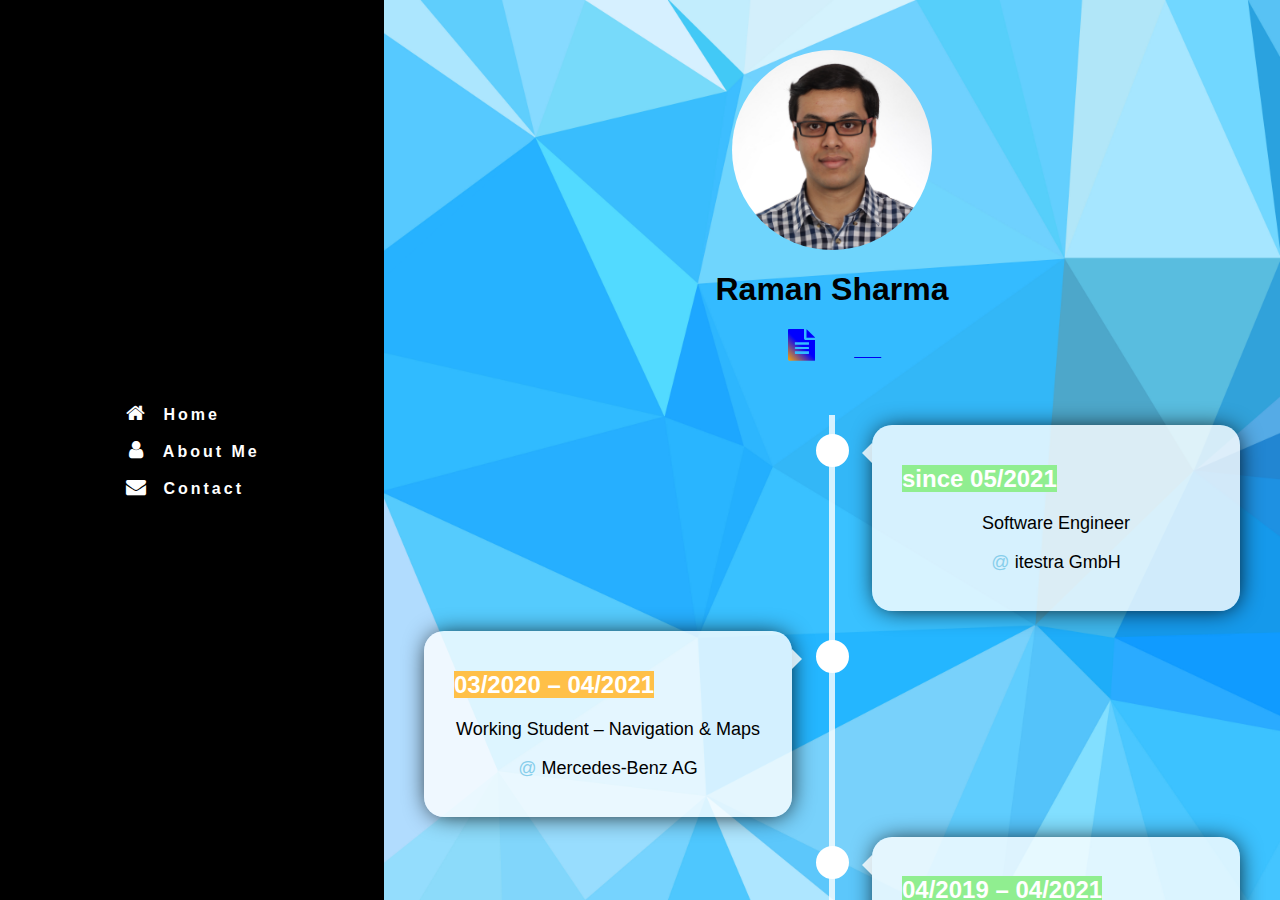
<file: about_me.html>
<!doctype html>
<html lang="en">
    <head>
        <title>About Me</title>
        <meta charset="utf-8">
        <meta name="viewport" content="width=device-width, initial-scale=1.0">
        <link rel="stylesheet" href="resources/css/styles_common.css">
        <link rel="stylesheet" href="resources/css/styles_about_me.css">
        <link rel="stylesheet" href="resources/css/styles_navigation_bar.css">
        <link rel="stylesheet" href="https://cdnjs.cloudflare.com/ajax/libs/font-awesome/4.7.0/css/font-awesome.min.css">
        <link
            rel="stylesheet"
            href="https://cdnjs.cloudflare.com/ajax/libs/font-awesome/5.15.1/css/all.min.css"
            integrity="sha512-+4zCK9k+qNFUR5X+cKL9EIR+ZOhtIloNl9GIKS57V1MyNsYpYcUrUeQc9vNfzsWfV28IaLL3i96P9sdNyeRssA=="
            crossorigin="anonymous"
        >
        <script src="https://ajax.googleapis.com/ajax/libs/jquery/3.5.1/jquery.min.js"></script>
        <script src="http://code.jquery.com/jquery-1.7.min.js"></script>
    </head>
    <body>
        <div class="navigation-section"></div>
        <div class="self-description-section">
            <img id="profile-picture" src="resources/img/profile_picture.jpg" alt="Profile Picture">
            <h1 id="my-name">
                <span id="name">Raman Sharma</span>
            </h1>
            <div class="biolinks">
                <ul>
                    <li>
                        <a href="resources/docs/Lebenslauf_ohne_Nummer.pdf" target="_blank">
                            <i class="fa fa-file-text" aria-hidden="true" style="font-size:32px"></i>
                        </a>
                    </li>
                    <li>
                        <a href="https://github.com/sharmarn?tab=repositories" target="_blank">
                            <i class="fab fa-github" style="font-size:36px"></i>
                        </a>
                    </li>
                </ul>
            </div>
            <div class="timeline">
                <div class="container right">
                    <div class="content">
                        <h2 class="date">
                            <span>since 05/2021</span>
                        </h2>
                        <p>Software Engineer</p>
                        <p class="company-name">
                            <span>@</span> itestra GmbH
                        </p>
                    </div>
                </div>
                <div class="container left">
                    <div class="content">
                        <h2 class="date">
                            <span>03/2020 – 04/2021</span>
                        </h2>
                        <p>Working Student – Navigation & Maps</p>
                        <p class="company-name">
                            <span>@</span> Mercedes-Benz AG
                        </p>
                    </div>
                </div>
                <div class="container right">
                    <div class="content">
                        <h2 class="date">
                            <span>04/2019 – 04/2021</span>
                        </h2>
                        <p>Master of Science in Computer Science</p>
                        <p class="company-name">
                            <span>@</span> University of Stuttgart
                        </p>
                    </div>
                </div>
                <div class="container left">
                    <div class="content">
                        <h2 class="date">
                            <span>07/2017 – 06/2019</span>
                        </h2>
                        <p>Working Student – Testautomation</p>
                        <p class="company-name">
                            <span>@</span> Daimler TSS GmbH
                        </p>
                    </div>
                </div>
                <div class="container right">
                    <div class="content">
                        <h2 class="date">
                            <span>08/2015 – 09/2015</span>
                        </h2>
                        <p>Holiday job – Production area</p>
                        <p class="company-name">
                            <span>@</span> Robert Bosch GmbH
                        </p>
                    </div>
                </div>
                <div class="container left">
                    <div class="content">
                        <h2 class="date">
                            <span>10/2014 – 12/2018</span>
                        </h2>
                        <p>Bachelor of Science in Computer Science</p>
                        <p class="company-name">
                            <span>@</span> University of Stuttgart
                        </p>
                    </div>
                </div>
                <div class="container right">
                    <div class="content">
                        <h2 class="date">
                            <span>09/2006 – 07/2014</span>
                        </h2>
                        <p>Abitur</p>
                        <p class="company-name">
                            <span>@</span> Mörike-Gymnasium
                        </p>
                    </div>
                </div>
                <div class="container left">
                    <div class="content">
                        <h2 class="date">
                            <span>09/2002 – 07/2006</span>
                        </h2>
                        <p>Primary school</p>
                        <p class="company-name">
                            <span>@</span> Uhland Grundschule
                        </p>
                    </div>
                </div>
            </div>
            <div class="language-skills-container">
                <p style="font-weight: bold;">Language Skills</p>
                <div class="language-skills">
                    <div class="language">
                        <p>German</p>
                        <div class="stars">
                            <span class="fa fa-star checked"></span>
                        </div>
                    </div>
                    <div class="language">
                        <p>Hindi</p>
                        <div class="stars">
                            <span class="fa fa-star checked"></span>
                        </div>
                    </div>
                    <div class="language">
                        <p>English</p>
                        <div class="stars">
                            <span class="fa fa-star checked"></span>
                        </div>
                    </div>
                </div>
            </div>
            <div class="technical-skills-container">
                <p style="font-weight: bold;">Technical Skills</p>
                <div class="technical-skills">
                    <div class="technical-skill">
                        <p>Java</p>
                        <div class="tech-icon">
                            <img class="tech-icon-img" src="resources/img/skills/Java-Logo.svg" alt="Java">
                        </div>
                    </div>
                    <div class="technical-skill">
                        <p>Python</p>
                        <div class="tech-icon">
                            <img class="tech-icon-img" src="resources/img/skills/Python-logo.svg" alt="Java">
                        </div>
                    </div>
                    <div class="technical-skill">
                        <p>C</p>
                        <div class="tech-icon">
                            <img class="tech-icon-img" src="resources/img/skills/C-logo.svg" alt="Java">
                        </div>
                    </div>
                    <div class="technical-skill">
                        <p>C++</p>
                        <div class="tech-icon">
                            <img class="tech-icon-img" src="resources/img/skills/Cpp-logo.svg" alt="Java">
                        </div>
                    </div>
                    <div class="technical-skill">
                        <p>HTML</p>
                        <div class="tech-icon">
                            <img class="tech-icon-img" src="resources/img/skills/html-logo.svg" alt="Java">
                        </div>
                    </div>
                    <div class="technical-skill">
                        <p>CSS</p>
                        <div class="tech-icon">
                            <img class="tech-icon-img" src="resources/img/skills/Css-logo.svg" alt="Java">
                        </div>
                    </div>
                    <div class="technical-skill">
                        <p>JavaScript</p>
                        <div class="tech-icon">
                            <img class="tech-icon-img" src="resources/img/skills/Js-logo.svg" alt="Java">
                        </div>
                    </div>
                    <div class="technical-skill">
                        <p>PHP</p>
                        <div class="tech-icon">
                            <img class="tech-icon-img" src="resources/img/skills/PHP-logo.svg" alt="Java">
                        </div>
                    </div>
                    <div class="technical-skill">
                        <p>Groovy</p>
                        <div class="tech-icon">
                            <img class="tech-icon-img" src="resources/img/skills/Groovy-logo.svg" alt="Java">
                        </div>
                    </div>
                    <div class="technical-skill">
                        <p>Bash</p>
                        <div class="tech-icon">
                            <img class="tech-icon-img" src="resources/img/skills/Bash-logo.svg" alt="Java">
                        </div>
                    </div>
                    <div class="technical-skill">
                        <p>SQL</p>
                        <div class="tech-icon">
                            <img class="tech-icon-img" src="resources/img/skills/Sql-logo.svg" alt="Java">
                        </div>
                    </div>
                    <div class="technical-skill">
                        <p>NoSQL</p>
                        <div class="tech-icon">
                            <img class="tech-icon-img" src="resources/img/skills/No-sql-logo.svg" alt="Java">
                        </div>
                    </div>
                    <div class="technical-skill">
                        <p>JPA</p>
                        <div class="tech-icon">
                            <img class="tech-icon-img" src="resources/img/skills/hibernate-logo.svg" alt="Java">
                        </div>
                    </div>
                    <div class="technical-skill">
                        <p>REST</p>
                        <div class="tech-icon">
                            <img class="tech-icon-img with-desc" src="resources/img/skills/Spring-logo.svg" alt="Java">
                        </div>
                    </div>
                    <div class="technical-skill">
                        <p>SOAP</p>
                        <div class="tech-icon">
                            <img class="tech-icon-img" src="resources/img/skills/soap-ui-logo.svg" alt="Java">
                        </div>
                    </div>
                    <div class="technical-skill">
                        <p>Docker</p>
                        <div class="tech-icon">
                            <img class="tech-icon-img" src="resources/img/skills/docker-logo.svg" alt="Java">
                        </div>
                    </div>
                    <div class="technical-skill">
                        <p>Kubernetes</p>
                        <div class="tech-icon">
                            <img class="tech-icon-img" src="resources/img/skills/kubernetes-logo.svg" alt="Java">
                        </div>
                    </div>
                    <div class="technical-skill">
                        <p>Jenkins</p>
                        <div class="tech-icon">
                            <img class="tech-icon-img" src="resources/img/skills/Jenkins-logo.svg" alt="Java">
                        </div>
                    </div>
                    <div class="technical-skill">
                        <p>Selenium</p>
                        <div class="tech-icon">
                            <img class="tech-icon-img" src="resources/img/skills/selenium-logo.svg" alt="Java">
                        </div>
                    </div>
                    <div class="technical-skill">
                        <p>MS Office</p>
                        <div class="tech-icon">
                            <img class="tech-icon-img" src="resources/img/skills/ms-office-logo.svg" alt="Java">
                        </div>
                    </div>
                </div>
            </div>
            <div class="hobbies-container">
                <p style="font-weight: bold;">Hobbies</p>
                <div class="hobbies">
                    <div class="hobby">
                        <p>Football</p>
                        <div class="hobby-icon">
                            <i class="fas fa-futbol"></i>
                        </div>
                    </div>
                    <div class="hobby">
                        <p>Swimming</p>
                        <div class="hobby-icon">
                            <i class="fas fa-swimmer"></i>
                        </div>
                    </div>
                    <div class="hobby">
                        <p>Reading</p>
                        <div class="hobby-icon">
                            <i class="fas fa-book"></i>
                        </div>
                    </div>
                    <div class="hobby">
                        <p>Chess</p>
                        <div class="hobby-icon">
                            <i class="fas fa-chess-knight"></i>
                        </div>
                    </div>
                </div>
            </div>
        </div>
    </div>
    <script src="resources/js/navigation-section-loading.js"></script>
    <script src="resources/js/person-name-characters-switching.js"></script>
</body>
</html>
</file>
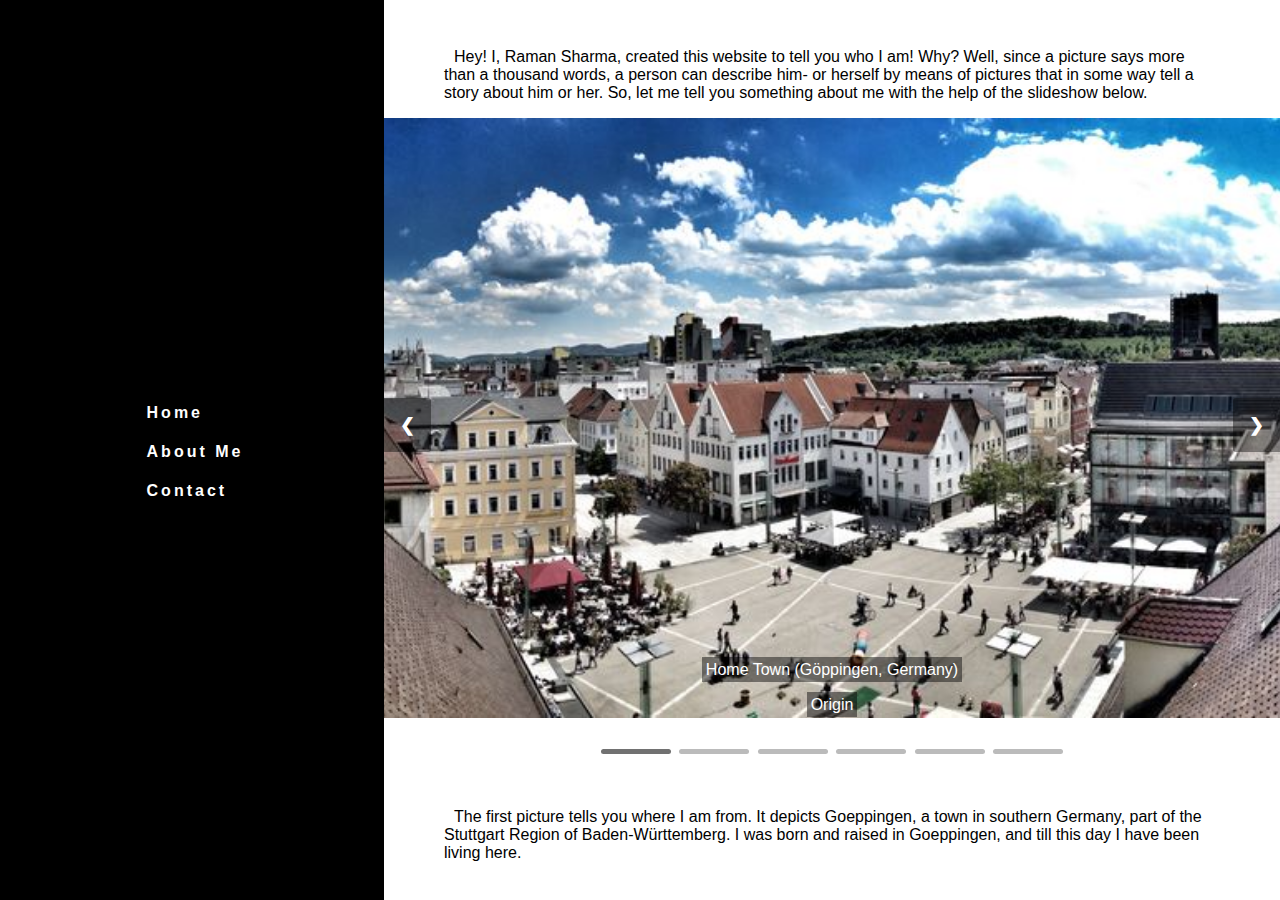
<file: home.html>
<!doctype html>
<html lang="en">
    <head>
        <title>Home</title>
        <meta charset="utf-8">
        <meta name="viewport" content="width=device-width, initial-scale=1.0">
        <script src="https://ajax.googleapis.com/ajax/libs/jquery/3.5.1/jquery.min.js"></script>
        <link
            rel="stylesheet"
            href="https://cdnjs.cloudflare.com/ajax/libs/font-awesome/5.15.1/css/all.min.css"
            integrity="sha512-+4zCK9k+qNFUR5X+cKL9EIR+ZOhtIloNl9GIKS57V1MyNsYpYcUrUeQc9vNfzsWfV28IaLL3i96P9sdNyeRssA=="
            crossorigin="anonymous"
        >
        <link rel="stylesheet" href="resources/css/styles_common.css">
        <link rel="stylesheet" href="resources/css/styles_home.css">
        <link rel="stylesheet" href="resources/css/styles_navigation_bar.css">
    </head>
    <body>
        <div class="navigation-section"></div>
        <div class="welcome-section">
            <div class="text-container head">
                <h2 id="welcome-text">
                    <span>Welcome.</span>
                </h2>
                <p>
                    Hey! I, Raman Sharma, created this website to tell you who I am! Why? Well, since a picture says more
                than a
                thousand words, a person can describe him- or herself by means of pictures that in some way tell a story
                about
                him or her.
                So, let me tell you something about me with the help of the slideshow below.
                </p>
            </div>
            <div class="slideshow-container">
                <div class="slide fade">
                    <img src="resources/img/slide_show/goeppingen.jpg" alt="Goeppingen" style="width:100%">
                    <div class="text">
                        <span>Home Town (Göppingen, Germany)</span>
                    </div>
                    <div class="subtext">
                        <span>Origin</span>
                    </div>
                </div>
                <div class="slide fade">
                    <img src="resources/img/slide_show/moegy.jpeg" alt="Moerike Gymnasium" style="width:100%">
                    <div class="text">
                        <span>Mörike Gymnasium (Göppingen, Germany)</span>
                    </div>
                    <div class="subtext">
                        <span>Education</span>
                    </div>
                </div>
                <div class="slide fade">
                    <img src="resources/img/slide_show/informatik_uni_stuttgart.jpg" alt="Universitaet Stuttgart" style="width:100%">
                    <div class="text">
                        <span>Computer Science Institute (University of Stuttgart)</span>
                    </div>
                    <div class="subtext">
                        <span>Higher education</span>
                    </div>
                </div>
                <div class="slide fade">
                    <img src="resources/img/slide_show/bundestag.jpg" alt="Bundestag" style="width:100%">
                    <div class="text">
                        <span>Bundestag (Berlin, Germany)</span>
                    </div>
                    <div class="subtext">
                        <span>Integration</span>
                    </div>
                </div>
                <div class="slide fade">
                    <img src="resources/img/slide_show/delhi_red_fort.png" alt="Red Fort" style="width:100%">
                    <div class="text">
                        <span>Red Fort (Delhi, India)</span>
                    </div>
                    <div class="subtext">
                        <span>Roots</span>
                    </div>
                </div>
                <div class="slide fade">
                    <img src="resources/img/slide_show/swimming.jpg" alt="Swimming" style="width:100%">
                    <div class="text">
                        <span>Swimming pool (Somewhere)</span>
                    </div>
                    <div class="subtext">
                        <span>Health</span>
                    </div>
                </div>
                <a class="prev" onclick="plusSlides(-1)">&#10094;</a>
                <a class="next" onclick="plusSlides(1)">&#10095;</a>
            </div>
            <br>
            <div class="slide-buttons" style="text-align:center">
                <span class="dot" onclick="currentSlide(1)"></span>
                <span class="dot" onclick="currentSlide(2)"></span>
                <span class="dot" onclick="currentSlide(3)"></span>
                <span class="dot" onclick="currentSlide(4)"></span>
                <span class="dot" onclick="currentSlide(5)"></span>
                <span class="dot" onclick="currentSlide(6)"></span>
            </div>
            <div class="text-container main">
                <div class="text-to-slide">
                    <p>
                        The first picture tells you where I am from. It depicts Goeppingen, a town in
                    southern Germany, part of the Stuttgart Region of Baden-Württemberg. I was born and raised in
                    Goeppingen, and till this day I have been living here.
                    </p>
                </div>
                <div class="text-to-slide">
                    <p>
                        The second picture tells you something about my schooling education. It
                    depicts the Moerike Gymnasium, the school I attended from the 5th grade to the 12th grade.
                    If you are unfamiliar with the education system in Germany, let me give you a brief summary of it:
                        <br>
                        Children first attend primary school for four years. In their fourth year the decision is made on
                    how to
                    continue their education. The secondary school system is divided into:
                    </p>
                    <ul id="school-types">
                        <li>Hauptschule – for less academic students</li>
                        <li>Realschule – for intermediary students</li>
                        <li>Gymnasium – for academic students</li>
                    </ul>
                    <p id="school-type-explanation">
                        The Hauptschule ends after the 9th school grade with the
                    Hauptschulabschluss
                    certificate, the Realschule
                    after the 10th grade with the Realschulabschluss certificate. After that, young people can either
                    start
                    some form of vocational training or continue schooling. The Gymnasium ends after the 12th grade
                    with the Abitur certificate, the entitlement to study at a university.
                        <br>
                        So, I guess, now you know that I am not that stupid, right?
                    </p>
                </div>
                <div class="text-to-slide">
                    <p>
                        The third picture tells you something about my college studies.
                    It depicts the Computer Science Institute of the University of Stuttgart, in Stuttgart.
                    After completing my school education with the Abitur certificate I decided to purchase a Computer
                    Science degree.
                    I consider myself as a creative head. Also, I consider myself as a flexible person, i.e. I am
                    willing to
                    do anything that sounds interesting. Creativity and varity are two things that perfectly describe
                    Computer Science, atleast in my opinion. Computer Science covers a varity of fields, such as Machine
                    Learning, Cloud Computing, Mobile Computing and many more. Computer Science gives you the freedom of
                    choice. You can accomplish a task in different ways.
                    </p>
                </div>
                <div class="text-to-slide">
                    <p>
                        The forth picture depicts the Reichstag building, located in Berlin, Germany. The German Bundestag
                    is the
                    national Parliament of the Federal Republic of Germany. Its seat is the Reichstag Building. What
                    does
                    this picture say about me? On the one hand, it emphasizes the fact that I am fully integrated, be it
                    the
                    language, abiding by the rules, or be it the understanding of the German culture and history.
                    For me personally, integration has never been an issue. As long as you abide by the rules and carry
                    yourself gently, no one can harm you.
                    </p>
                </div>
                <div class="text-to-slide">
                    <p>
                        The fifth picture depicts the Red Fort, a historic fort in the city of Delhi (in Old Delhi) in
                    India. By the end of the last paragraph, you probably came to the correct conclusion that I am a
                    German with a migrant background. Both my parents are from India. They migrated to Germany in the
                    early
                    90s.
                    While being fully integrated in Germany, I also accept and respect my Indian heritage.
                    </p>
                </div>
                <div class="text-to-slide">
                    <p>
                        The sixth, i.e. last picture depicts a snapshot of a swimming pool taken under the water. It tells
                    you
                    that I am very health conscious.
                    As important as work is, health should not be neglected. Your health is your wealth. In my school
                    time,
                    I used to play for a football team in Goeppingen. Afterwards, I joined a swimming club, because
                    swimming
                    is one of the best exercises, as it engages almost all body parts. After my schooling education, I
                    briefly joined a fitness club.
                    In October 2019, I have started swimming again.
                    </p>
                </div>
            </div>
        </div>
        <script src="resources/js/navigation-section-loading.js"></script>
        <script src="resources/js/welcome-headline-animation.js"></script>
        <script src="resources/js/slide-show.js"></script>
    </body>
</html>
</file>
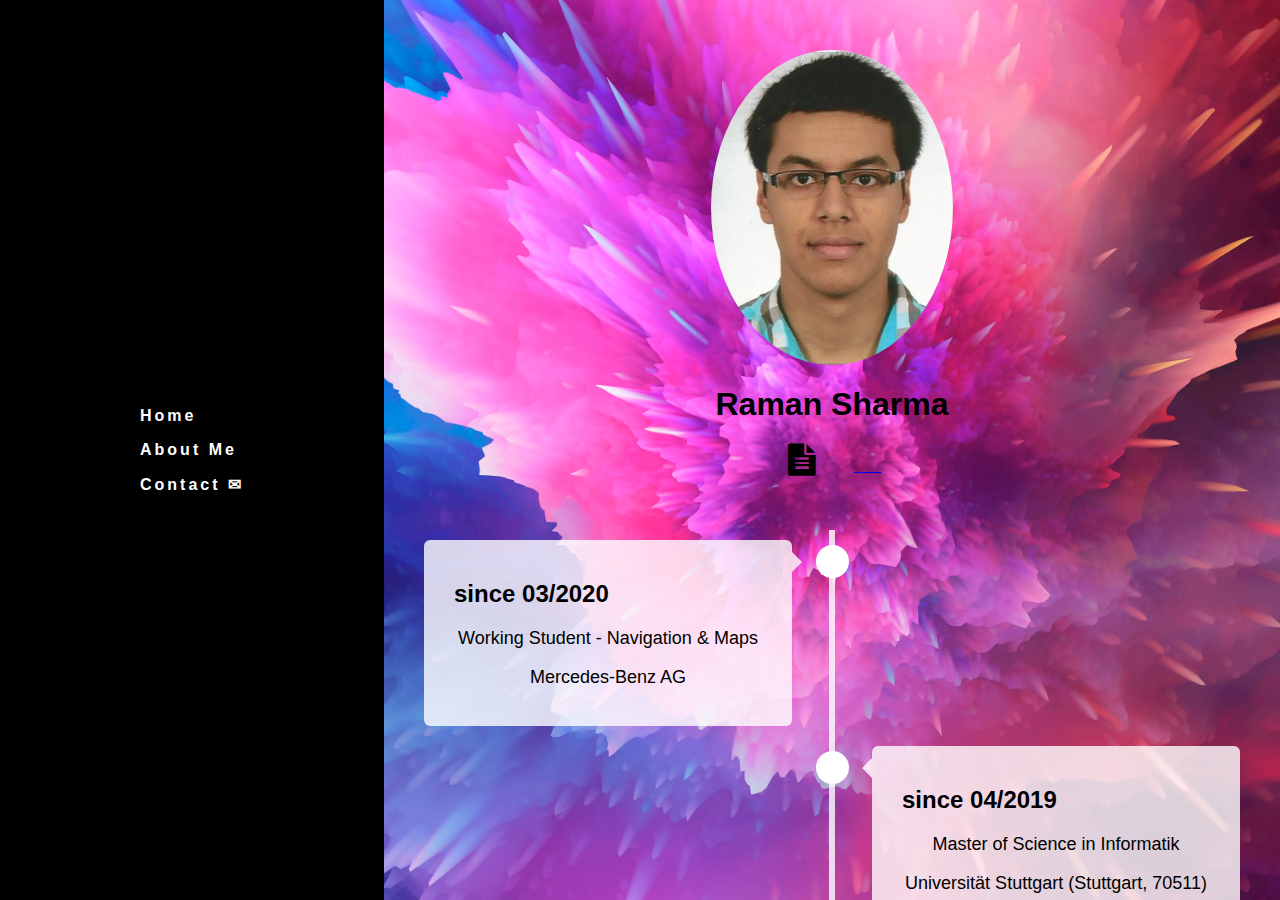
<file: HTML/about_me.html>
<!doctype html>
<html lang="en">

<head>
    <title>About Me</title>
    <meta charset="utf-8" />
    <meta name="viewport" content="width=device-width, initial-scale=1.0" />
    <link rel="stylesheet" href="https://cdnjs.cloudflare.com/ajax/libs/font-awesome/4.7.0/css/font-awesome.min.css">
    <link rel="stylesheet" href="../CSS/styles_about_me.css" />
    <link rel="stylesheet" href="https://cdnjs.cloudflare.com/ajax/libs/font-awesome/5.15.1/css/all.min.css"
        integrity="sha512-+4zCK9k+qNFUR5X+cKL9EIR+ZOhtIloNl9GIKS57V1MyNsYpYcUrUeQc9vNfzsWfV28IaLL3i96P9sdNyeRssA=="
        crossorigin="anonymous" />
    <script src="https://ajax.googleapis.com/ajax/libs/jquery/3.5.1/jquery.min.js"></script>
    <script src="http://code.jquery.com/jquery-1.7.min.js"></script>
</head>

<body>
    <div class="navigation-section">
        <ul>
            <li><a href="./home.html"><span>Home</span></a></li>
            <li><a href="./about_me.html"><span>About Me</span></a></li>
            <li><a href="mailto:raman.sharma0096@gmail.com?subject = Feedback&body = Message"><span>Contact
                        <span>&#9993;</span></span></a></li>
        </ul>
    </div>

    <div class="self-description-section">
        <img id="profile-picture" src="../resources/images/profile_picture.jpg" alt="Profile Picture" />
        <h1 id="my-name"><span id="name">Raman Sharma</span></h1>
        <div class="biolinks">
            <ul>
                <li><a href="../resources/documents/Lebenslauf.pdf" target="_blank"> <i class="fa fa-file-text"
                            aria-hidden="true" style="font-size:32px"></i></a></li>
                <li><a href="https://github.com/sharmarn?tab=repositories" target="_blank"><i class="fab fa-github"
                            style="font-size:36px"></i></a></li>
            </ul>
        </div>

        <div class="timeline">
            <div class="container left">
                <div class="content">
                    <h2>since 03/2020</h2>
                    <p>Working Student - Navigation & Maps</p>
                    <p>Mercedes-Benz AG</p>
                </div>
            </div>
            <div class="container right">
                <div class="content">
                    <h2>since 04/2019</h2>
                    <p>Master of Science in Informatik</p>
                    <p>Universität Stuttgart (Stuttgart, 70511)</p>
                </div>
            </div>
            <div class="container left">
                <div class="content">
                    <h2>07/2017 – 06/2019</h2>
                    <p>Working Student - Testautomation</p>
                    <p>Daimler TSS GmbH (Leinfelden-Echterdingen, 70771)</p>
                </div>
            </div>
            <div class="container right">
                <div class="content">
                    <h2>08/2015 – 09/2015</h2>
                    <p>Summerjob - Production area</p>
                    <p>Robert Bosch GmbH (Stuttgart, 70469)</p>
                </div>
            </div>
            <div class="container left">
                <div class="content">
                    <h2>10/2014 – 12/2018</h2>
                    <p>Bachelor of Science in Informatik</p>
                    <p>Universität Stuttgart (Stuttgart, 70511)</p>
                </div>
            </div>
            <div class="container right">
                <div class="content">
                    <h2>09/2006 – 07/2014</h2>
                    <p>Abitur</p>
                    <p>Mörike-Gymnasium (Göppingen, 73037)</p>
                </div>
            </div>
            <div class="container left">
                <div class="content">
                    <h2>09/2002 - 07/2006</h2>
                    <p>Primary school</p>
                    <p>Uhland Grundschule (Göppingen, 73037)</p>
                </div>
            </div>
        </div>

        <div class="language-skills-container">
            <p style="font-weight: bold;">Language Skills</p>
            <div class="language-skills">
                <div class="language">
                    <p>German</p>
                    <div class="stars">
                        <span class="fa fa-star checked"></span>
                        <span class="fa fa-star checked"></span>
                        <span class="fa fa-star checked"></span>
                        <span class="fa fa-star checked"></span>
                        <span class="fa fa-star checked"></span>
                    </div>
                </div>
                <div class="language">
                    <p>Hindi</p>
                    <div class="stars">
                        <span class="fa fa-star checked"></span>
                        <span class="fa fa-star checked"></span>
                        <span class="fa fa-star checked"></span>
                        <span class="fa fa-star checked"></span>
                        <span class="fa fa-star checked"></span>
                    </div>
                </div>
                <div class="language">
                    <p>English</p>
                    <div class="stars">
                        <span class="fa fa-star checked"></span>
                        <span class="fa fa-star checked"></span>
                        <span class="fa fa-star checked"></span>
                        <span class="fa fa-star checked"></span>
                        <span class="fa fa-star checked"></span>
                    </div>
                </div>
            </div>
        </div>

        <div class="programming-skills-container">
            <p style="font-weight: bold;">Technical Skills</p>
            <div class="programming-skills">
                <div class="technical-skill">
                    <p>Java</p>
                </div>
                <div class="technical-skill">
                    <p>Python</p>
                </div>
                <div class="technical-skill">
                    <p>C/C++</p>
                </div>
                <div class="technical-skill">
                    <p>Android Entwicklung</p>
                </div>
                <div class="technical-skill">
                    <p>HTML</p>
                </div>
                <div class="technical-skill">
                    <p>CSS</p>
                </div>
                <div class="technical-skill">
                    <p>JavaScript</p>
                </div>
                <div class="technical-skill">
                    <p>Assembly</p>
                </div>

                <div class="technical-skill">
                    <p>Shell</p>
                </div>
                <div class="technical-skill">
                    <p>Bash</p>
                </div>
                <div class="technical-skill">
                    <p>Groovy</p>
                </div>
                <div class="technical-skill">
                    <p>SQL</p>
                </div>
                <div class="technical-skill">
                    <p>NoSQL</p>
                </div>
                <div class="technical-skill">
                    <p>XML</p>
                </div>
                <div class="technical-skill">
                    <p>UML</p>
                </div>
                <div class="technical-skill">
                    <p>JSON</p>
                </div>
                <div class="technical-skill">
                    <p>Git</p>
                </div>
                <div class="technical-skill">
                    <p>Jenkins</p>
                </div>
                <div class="technical-skill">
                    <p>Rest API</p>
                </div>
                <div class="technical-skill">
                    <p>MS Office</p>
                </div>
            </div>
        </div>

        <div class="hobbies-container">
            <p style="font-weight: bold;">Hobbies</p>
            <div class="hobbies">
                <div class="hobby">
                    <p>Swimming</p>
                    <div class="hobby-icon">
                        <i class="fas fa-swimmer"></i>
                    </div>
                </div>
                <div class="hobby">
                    <p>Fitness</p>
                    <div class="hobby-icon">
                        <i class="fas fa-heartbeat"></i>
                    </div>
                </div>
                <div class="hobby">
                    <p>Reading</p>
                    <div class="hobby-icon">
                        <i class="fas fa-book"></i>
                    </div>
                </div>
                <div class="hobby">
                    <p>Chess</p>
                    <div class="hobby-icon">
                        <i class="fas fa-chess-knight"></i>
                    </div>
                </div>
            </div>
        </div>

    </div>
    </div>

    <script src="../JS/name-changes-to-different-language.js"></script>
</body>

</html>
</file>
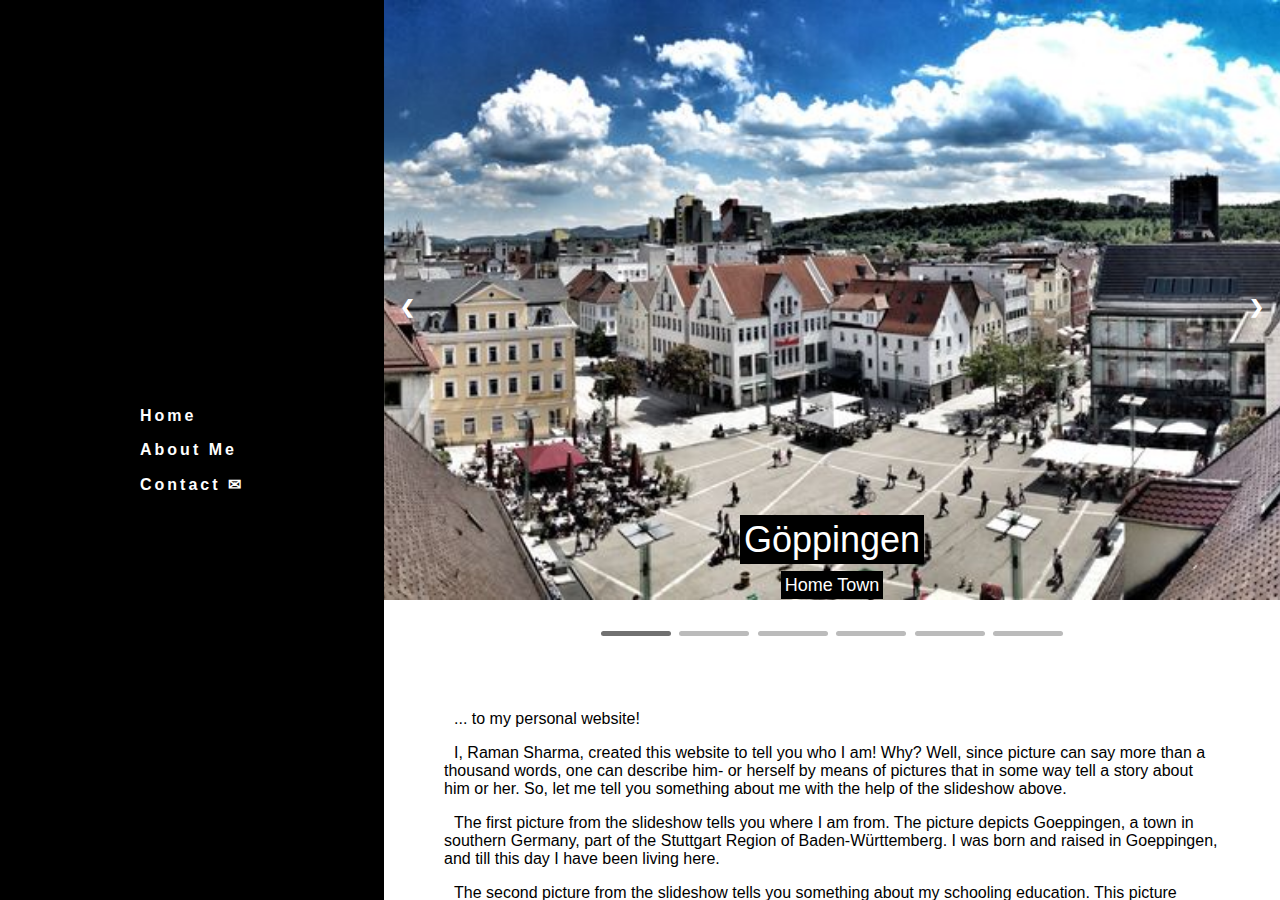
<file: HTML/home.html>
<!doctype html>
<html lang="en">

<head>
    <title>Home</title>
    <meta charset="utf-8" />
    <meta name="viewport" content="width=device-width, initial-scale=1.0" />
    <script src="https://ajax.googleapis.com/ajax/libs/jquery/3.5.1/jquery.min.js"></script>
    <link rel="stylesheet" href="../CSS/styles_home.css" />
</head>

<body>
    <div class="navigation-section">
        <ul>
            <li><a href="./home.html"><span>Home</span></a></li>
            <li><a href="./about_me.html"><span>About Me</span></a></li>
            <li><a href="mailto:raman.sharma0096@gmail.com?subject = Feedback&body = Message"><span>Contact
                        <span>&#9993;</span></span></a></li>
        </ul>
    </div>

    <div class="welcome-section">
        <div class="slideshow-container">

            <div class="mySlides fade">
                <img src="../resources/images/slide_show/goeppingen.jpg" alt="Goeppingen" style="width:100%">
                <div class="text"><span>Göppingen</span></div>
                <div class="subtext"><span>Home Town</span></div>
            </div>

            <div class="mySlides fade">
                <img src="../resources/images/slide_show/moegy.jpg" alt="Moerike Gymnasium" style="width:100%">
                <div class="text"><span>Mörike Gymnasium</span></div>
                <div class="subtext"><span>Secondary schooling</span></div>
            </div>

            <div class="mySlides fade">
                <img src="../resources/images/slide_show/informatik_uni_stuttgart.jpg" alt="Universitaet Stuttgart"
                    style="width:100%">
                <div class="text"><span>Computer Science Institute</span></div>
                <div class="subtext"><span>University of Stuttgart</span></div>
            </div>

            <div class="mySlides fade">
                <img src="../resources/images/slide_show/bundestag.jpg" alt="Bundestag" style="width:100%">
                <div class="text"><span>Bundestag</span></div>
                <div class="subtext"><span>Berlin, Germany</span></div>
            </div>

            <div class="mySlides fade">
                <img src="../resources/images/slide_show/delhi_red_fort.png" alt="Red Fort" style="width:100%">
                <div class="text"><span>Red Fort</span></div>
                <div class="subtext"><span>Delhi, India</span></div>
            </div>
            <div class="mySlides fade">
                <img src="../resources/images/slide_show/swimming.jpg" alt="Swimming" style="width:100%">
                <div class="text"><span>Swimming pool</span></div>
                <div class="subtext"><span>Health</span></div>
            </div>

            <a class="prev" onclick="plusSlides(-1)">&#10094;</a>
            <a class="next" onclick="plusSlides(1)">&#10095;</a>

        </div>
        <br>

        <div class="slide-buttons" style="text-align:center">
            <span class="dot" onclick="currentSlide(1)"></span>
            <span class="dot" onclick="currentSlide(2)"></span>
            <span class="dot" onclick="currentSlide(3)"></span>
            <span class="dot" onclick="currentSlide(4)"></span>
            <span class="dot" onclick="currentSlide(5)"></span>
            <span class="dot" onclick="currentSlide(6)"></span>
        </div>
        <div class="text-container">
            <h2 id="welcome-text"><span>Welcome.</span></h2>
            <p><span>... to my personal website!</span></p>

            <p>I, Raman Sharma, created this website to tell you who I am! Why? Well, since picture can say more than a
                thousand
                words, one can describe him- or herself by means of pictures that in some way tell a story about him or
                her.
                So, let me tell you something about me with the help of the slideshow above.</p>

            <p>The first picture from the slideshow tells you where I am from. The picture depicts Goeppingen, a town in
                southern Germany, part of the Stuttgart Region of Baden-Württemberg. I was born and raised in
                Goeppingen, and till this day I have been living here.</p>

            <p>The second picture from the slideshow tells you something about my schooling education. This picture
                depicts the Moerike Gymnasium, the school I attended from the 5th grade to the 12th grade.
                If you are unfamiliar with the education system in Germany, let me give you a brief summary of it: <br>
                Children first attend primary school for four years. In their fourth year the decision is made on how to
                continue their education. The secondary school system is divided into:
            <p>

            <ul id="school-types">
                <li>Hauptschule – for less academic students</li>
                <li>Realschule – for intermediary students</li>
                <li>Gymnasium – for academic students</li>
            </ul>

            <p id="school-type-explanation">The Hauptschule ends after the 9th school grade with the Hauptschulabschluss
                certificate, the Realschule
                after the 10th grade with the Realschulabschluss certificate. After that, young people can either start
                some form of vocational training or continue schooling. The Gymnasium ends after the 12th grade
                with the Abitur certificate, the entitlement to study at a university. <br>
                So, I guess, now you know that I am not that stupid, right?</p>

            <p>The third picture from the slideshow tells you something about my college studies. This picture
                depicts the Computer Science Institute in Stuttgart.
                After completing my school education with the Abitur certificate I decided to purchase a Computer
                Science degree.
                I consider myself as a creative head. I also consider myself as a flexible person, i.e. I am willing to
                do anything that sounds interesting. Creativity and varity are two things that perfectly describe
                Computer Science, atleast in my opinion. Computer Science covers a varity of fields, such as Machine
                Learning, Cloud Computing, Mobile Computing and many more. Computer Science gives you the freedom of
                choice. You can do one thing in different ways.
            <p>

            <p>The forth picture depicts the Reichstag building, located in Berlin, Germany. The German Bundestag is the
                national Parliament of the Federal Republic of Germany. Its seat is the Reichstag Building. What does
                this picture say about me? On one hand, it emphasizes the fact that I am fully integrated, be it the
                language, abiding by the rules, or be it the understanding of the German culture and history.
                For me personally, integration has never been an issue. As long as you abide by the rules and carry
                yourself gently, no one can harm you.</p>

            <p>The fifth picture depicts the Red Fort, a historic fort in the city of Delhi (in Old Delhi) in
                India. By the end of the last paragraph, I you probably came to the correct conclusion that I am a
                German with
                a migrant background. Both my parents are from India. They migrated to Germany in the early 90s. While
                being fully integrated in Germany, I also accept and respect my Indian heritage.
            </p>

            <p>The sixth, i.e. last picture depicts a snapshot of a swimming pool taken under the water. It tells you
                that I am very health conscious.
                As important as work is, health should not be neglected. Your health is your wealth. In my school time,
                I used to play for a football team in Goeppingen. Afterwards, I joined a swimming club, because swimming
                is one of the best exercises, because it engages almost all body parts. After my schooling education, I
                briefly joined a fitness club.
                Since October 2019, I have picked up on swimming again.
            </p>
        </div>
    </div>

    <script src="../JS/slide-show.js"></script>
    <script src="../JS/welcome-headline-style-change.js"></script>

</body>

</html>
</file>
<file: HTML/landing_page.html>
<!doctype html>
<html lang="en">

<head>
    <title>Landing Page</title>
    <meta charset="utf-8" />
    <meta name="viewport" content="width=device-width, initial-scale=1.0" />
    <script src="https://ajax.googleapis.com/ajax/libs/jquery/3.5.1/jquery.min.js"></script>
    <link rel="stylesheet" href="../CSS/landing_page.css" />
</head>

<body>
    <div class="navigation-section">
        <ul>
            <li><a class="link" href="./home.html"><span>Home</span></a></li>
            <li><a class="link" href="./about_me.html"><span>About Me</span></a></li>
            <li><a href="mailto:raman.sharma0096@gmail.com?subject = Feedback&body = Message"><span>Contact
                        <span>&#9993;</span></span></a></li>
        </ul>
    </div>

    <script src="../JS/fade-out-landing-page-when-redirecting.js"></script>
</body>

</html>
</file>
<file: resources/css/styles_common.css>
* {
  box-sizing: border-box;
}

html,
body {
  height: 100%;
}

body {
  margin: 0%;
  font-family: Arial, Helvetica, sans-serif;
}
</file>
<file: resources/css/styles_landing_page.css>
* {
    box-sizing: border-box;
}

html, body {
    height: 100%;
}

body {
    margin: 0%;
    font-family: Arial, Helvetica, sans-serif;
}

/* Navigation section*/

.navigation-section {
    background-color: black;
    height: 100%;
    display: flex;
    align-items: center;
    justify-content: center
}

.navigation-section ul {
    list-style-type: none;
    margin: 0;
    padding: 0;
    letter-spacing: 3px;
}

.navigation-section li a {
    display: block;
    color: #fff;
    padding: 8px 16px;
    text-decoration: none;
}

.navigation-section li a i {
    margin-right: 6px;
    font-size: 20px;
}

.navigation-section li a {
    font-weight: bold;
}

.navigation-section li a:hover {
    background-color: #fff;
    color: black;
}

.navigation-section li a:hover span {
    font-weight: bold;
}
</file>
<file: resources/css/styles_about_me.css>
.self-description-section {
  float: left;
  width: 70%;
  height: 100%;
  overflow: auto;
  background-image: url("../img/wallpaper_for_about_me_site.jpg");
  background-position: center;
  background-attachment: fixed;
  background-repeat: no-repeat;
  background-size: cover;
}

#profile-picture {
  width: 200px;
  height: 200px;
  margin-top: 50px;
  margin-left: auto;
  margin-right: auto;
  border-radius: 100%;
  display: block;
}

h1,
p {
  text-align: center;
}

h1 {
  height: 30px;
}

p {
  font-size: 18px;
}

p a {
  text-decoration: none;
  color: black;
}

.biolinks {
  width: 100%;
  margin: 0 auto 50px auto;
  text-align: center;
}

.biolinks ul {
  list-style: none;
}

.biolinks ul li {
  display: inline-block;
  padding-left: 0px;
  padding-right: 35px;
}

.biolinks ul li a .fa-file-text,
.biolinks ul li .fa-github {
  background: -webkit-linear-gradient(
    45deg,
    hsl(39, 100%, 50%) 0%,
    hsl(240, 100%, 50%) 50%
  );
  -webkit-background-clip: text;
  background-clip: text;
  -webkit-text-fill-color: transparent;
}

/* The actual timeline (the vertical ruler) */

.timeline {
  position: relative;
  max-width: 1200px;
  margin: 0 auto 15px auto;
}

/* The actual timeline (the vertical ruler) */

.timeline::after {
  content: "";
  position: absolute;
  width: 6px;
  background-color: rgba(255, 255, 255, 0.8);
  top: 0;
  bottom: 0;
  left: 50%;
  margin-left: -3px;
}

/* Container around content */

.container {
  padding: 10px 40px;
  position: relative;
  background-color: inherit;
  width: 50%;
}

/* The circles on the timeline */

.container::after {
  content: "";
  position: absolute;
  width: 25px;
  height: 25px;
  right: -17px;
  background-color: white;
  border: 4px solid white;
  top: 19px;
  border-radius: 50%;
  z-index: 1;
}

/* Place the container to the left */

.left {
  left: 0;
}

/* Place the container to the right */

.right {
  left: 50%;
}

/* Add arrows to the left container (pointing right) */

.left::before {
  content: " ";
  height: 0;
  position: absolute;
  top: 28px;
  width: 0;
  z-index: 1;
  right: 30px;
  border: medium solid rgba(255, 255, 255, 0.8);
  border-width: 10px 0 10px 10px;
  border-color: transparent transparent transparent rgba(255, 255, 255, 0.8);
}

/* Add arrows to the right container (pointing left) */

.right::before {
  content: " ";
  height: 0;
  position: absolute;
  top: 28px;
  width: 0;
  z-index: 1;
  left: 30px;
  border: medium solid rgba(255, 255, 255, 0.8);
  border-width: 10px 10px 10px 0;
  border-color: transparent rgba(255, 255, 255, 0.8) transparent transparent;
}

/* Fix the circle for containers on the right side */

.right::after {
  left: -16px;
}

/* The actual content */

.content {
  padding: 20px 30px;
  background-color: rgba(255, 255, 255, 0.8);
  color: black;
  position: relative;
  border-radius: 20px;
  box-shadow: 1px 1px 25px -4px;
}

.right .content .date span {
  background-color: lightgreen;
  color: white;
}

.left .content .date span {
  background-color: rgb(255, 192, 72);
  color: white;
}

.company-name span {
  color: skyblue;
}

/* Media queries - Responsive timeline on screens less than 600px wide */

@media screen and (max-width: 600px) {
  /* Place the timelime to the left */
  .timeline::after {
    left: 31px;
  }
  /* Full-width containers */
  .container {
    width: 100%;
    padding-left: 70px;
    padding-right: 25px;
  }
  /* Make sure that all arrows are pointing leftwards */
  .container::before {
    left: 60px;
    border: medium solid rgba(255, 255, 255, 0.8);
    border-width: 10px 10px 10px 0;
    border-color: transparent rgba(255, 255, 255, 0.8) transparent transparent;
  }
  /* Make sure all circles are at the same spot */
  .left::after,
  .right::after {
    left: 15px;
  }
  /* Make all right containers behave like the left ones */
  .right {
    left: 0%;
  }
}

/* Fading animations start from here */

@keyframes fadeIn {
  from {
    opacity: 0;
  }
  to {
    opacity: 1;
  }
}

@keyframes fadeInBottom {
  from {
    opacity: 0;
    transform: translateY(5%);
  }
  to {
    opacity: 1;
  }
}

/* Fading animations for the everything except the timeline */

.self-description-section {
  animation-duration: 4s;
  animation-name: fadeIn;
}

/* Fading animations for the timeline */

.timeline {
  animation-duration: 5s;
  animation-name: fadeInBottom;
}

/* Language skills */

.language-skills-container {
  background-color: rgba(255, 255, 255, 0.8);
  border-radius: 20px;
  padding: 2px 25px 40px 25px;
  width: 70%;
  margin: 150px auto;
  box-shadow: 1px 1px 25px -4px;
}

.language-skills-container p {
  text-align: left;
}

.language-skills {
  display: flex;
  flex-wrap: wrap;
  justify-content: space-between;
  align-items: center;
  background-color: transparent;
}

.language {
  border: 0 solid;
  background-color: white;
  color: black;
  margin: 10px;
  border-radius: 20px;
  padding: 0 10px 10px 10px;
  width: 150px;
  box-shadow: 1px 1px 10px -4px;
}

.language p,
.language .stars {
  text-align: center;
}

.language:first-child .stars .fa-star,
.language:first-child .stars .fa-star:before {
  background-image: url("../img/flags/germany.png");
  background-size: 150%;
  -webkit-background-clip: text;
  background-clip: text;
  -webkit-text-fill-color: transparent;
  -webkit-text-stroke: 1px gold;
}

.language:nth-child(2) .stars .fa-star,
.language:nth-child(2) .stars .fa-star:before {
  background-image: url("../img/flags/india.png");
  background-size: 150%;
  background-position: center;
  -webkit-background-clip: text;
  background-clip: text;
  -webkit-text-fill-color: transparent;
  -webkit-text-stroke: 1px gold;
}

.language:nth-child(3) .stars .fa-star,
.language:nth-child(3) .stars .fa-star:before {
  background-image: url("../img/flags/usa.png");
  background-size: 170%;
  -webkit-background-clip: text;
  background-clip: text;
  -webkit-text-fill-color: transparent;
  -webkit-text-stroke: 1px gold;
}

.fa-star {
  font-size: 35px !important;
}

/* Technical skills */

.technical-skills-container {
  background-color: rgba(255, 255, 255, 0.8);
  border-radius: 20px;
  padding: 2px 25px 40px 25px;
  width: 70%;
  margin: 150px auto;
  box-shadow: 1px 1px 25px -4px;
}

.technical-skills-container p {
  text-align: left;
}

.technical-skills {
  display: flex;
  flex-wrap: wrap;
  justify-content: space-between;
  align-items: center;
  background-color: transparent;
}

.technical-skill {
  flex: 1 0 21%;
  margin: 10px;
  border: 0 solid;
  background-color: white;
  color: black;
  border-radius: 20px;
  padding: 0 10px 10px 10px;
  box-shadow: 1px 1px 10px -4px;
}

.tech-icon {
  text-align: center;
}

.tech-icon-img {
  height: 50px;
}

.with-desc {
  height: 30px !important;
}

.technical-skill p {
  text-align: center;
}

/* Hobbies */

.hobbies-container {
  background-color: rgba(255, 255, 255, 0.8);
  border-radius: 20px;
  padding: 2px 25px 40px 25px;
  width: 70%;
  margin: 150px auto;
  box-shadow: 1px 1px 25px -4px;
}

.hobbies-container p {
  text-align: left;
}

.hobbies {
  display: flex;
  flex-wrap: wrap;
  justify-content: space-between;
  align-items: center;
  background-color: transparent;
}

.hobby {
  flex: 1 0 21%;
  margin: 10px;
  border: 0 solid;
  background-color: white;
  color: black;
  border-radius: 20px;
  padding: 0 10px 10px 10px;
  box-shadow: 1px 1px 10px -4px;
}

.fas {
  font-size: 30px;
}

.fa-futbol {
  color: lightcoral;
}

.fa-swimmer {
  color: lightskyblue;
}

.fa-book {
  color: lightgreen;
}

.fa-chess-knight {
  color: burlywood;
}

.hobby p,
.hobby .hobby-icon {
  text-align: center;
}

/* Hover animations for the language skills, technical skills and hobby sections */

@-webkit-keyframes buzz-out-on-hover {
  10% {
    -webkit-transform: translateX(3px) rotate(2deg);
    transform: translateX(3px) rotate(2deg);
  }
  20% {
    -webkit-transform: translateX(-3px) rotate(-2deg);
    transform: translateX(-3px) rotate(-2deg);
  }
  30% {
    -webkit-transform: translateX(3px) rotate(2deg);
    transform: translateX(3px) rotate(2deg);
  }
  40% {
    -webkit-transform: translateX(-3px) rotate(-2deg);
    transform: translateX(-3px) rotate(-2deg);
  }
  50% {
    -webkit-transform: translateX(2px) rotate(1deg);
    transform: translateX(2px) rotate(1deg);
  }
  60% {
    -webkit-transform: translateX(-2px) rotate(-1deg);
    transform: translateX(-2px) rotate(-1deg);
  }
  70% {
    -webkit-transform: translateX(2px) rotate(1deg);
    transform: translateX(2px) rotate(1deg);
  }
  80% {
    -webkit-transform: translateX(-2px) rotate(-1deg);
    transform: translateX(-2px) rotate(-1deg);
  }
  90% {
    -webkit-transform: translateX(1px) rotate(0);
    transform: translateX(1px) rotate(0);
  }
  100% {
    -webkit-transform: translateX(-1px) rotate(0);
    transform: translateX(-1px) rotate(0);
  }
}

@keyframes buzz-out-on-hover {
  10% {
    -webkit-transform: translateX(3px) rotate(2deg);
    transform: translateX(3px) rotate(2deg);
  }
  20% {
    -webkit-transform: translateX(-3px) rotate(-2deg);
    transform: translateX(-3px) rotate(-2deg);
  }
  30% {
    -webkit-transform: translateX(3px) rotate(2deg);
    transform: translateX(3px) rotate(2deg);
  }
  40% {
    -webkit-transform: translateX(-3px) rotate(-2deg);
    transform: translateX(-3px) rotate(-2deg);
  }
  50% {
    -webkit-transform: translateX(2px) rotate(1deg);
    transform: translateX(2px) rotate(1deg);
  }
  60% {
    -webkit-transform: translateX(-2px) rotate(-1deg);
    transform: translateX(-2px) rotate(-1deg);
  }
  70% {
    -webkit-transform: translateX(2px) rotate(1deg);
    transform: translateX(2px) rotate(1deg);
  }
  80% {
    -webkit-transform: translateX(-2px) rotate(-1deg);
    transform: translateX(-2px) rotate(-1deg);
  }
  90% {
    -webkit-transform: translateX(1px) rotate(0);
    transform: translateX(1px) rotate(0);
  }
  100% {
    -webkit-transform: translateX(-1px) rotate(0);
    transform: translateX(-1px) rotate(0);
  }
}

.buzz-out-on-hover {
  display: inline-block;
  vertical-align: middle;
  -webkit-transform: perspective(1px) translateZ(0);
  transform: perspective(1px) translateZ(0);
  box-shadow: 0 0 1px rgba(0, 0, 0, 0);
}

.language:hover,
.technical-skill:focus,
.language:active,
.technical-skill:hover,
.technical-skill:focus,
.technical-skill:active,
.hobby:hover,
.hobby-skill:focus,
.hobby:active {
  -webkit-animation-name: buzz-out-on-hover;
  animation-name: buzz-out-on-hover;
  -webkit-animation-duration: 0.75s;
  animation-duration: 0.75s;
  -webkit-animation-timing-function: linear;
  animation-timing-function: linear;
  -webkit-animation-iteration-count: 1;
  animation-iteration-count: 1;
}

/* Layout representation for certain screen width */

@media screen and (max-width: 900px) {
  .self-description-section {
    margin: 38px 0 0 0;
    width: 100%;
    height: auto;
    float: none;
  }
}

@media screen and (max-width: 500px) {
  .self-description-section {
    margin: 100px 0 0 0;
    width: 100%;
    height: auto;
    float: none;
  }
}
</file>
<file: resources/css/styles_navigation_bar.css>
/* Navigation section*/

.navigation-section {
  float: left;
  background-color: black;
  width: 30%;
  height: 100%;
  display: flex;
  align-items: center;
  justify-content: center;
}

.navigation-section ul {
  list-style-type: none;
  margin: 0;
  padding: 0;
  letter-spacing: 3px;
}

.navigation-section li a {
  display: block;
  color: #fff;
  padding: 8px 16px;
  text-decoration: none;
}

.navigation-section li a i {
  margin-right: 6px;
  font-size: 20px;
}

.navigation-section li a {
  font-weight: bold;
}

.navigation-section li a:hover {
  background-color: #fff;
  color: black;
}

.navigation-section li a:hover span {
  font-weight: bold;
}

/* Layout representation for certain screen width */

@media screen and (max-width: 900px) {
  .navigation-section {
    width: 100%;
    height: auto;
    position: fixed;
    top: 0;
    z-index: 99;
  }
  .navigation-section ul li {
    display: inline-block;
  }
  .navigation-section ul li a {
    float: left;
  }
}

@media screen and (max-width: 500px) {
  .navigation-section {
    width: 100%;
    height: auto;
    position: fixed;
    top: 0;
    z-index: 99;
  }
  .navigation-section ul li {
    display: unset;
  }
  .navigation-section ul li a {
    float: none;
    display: block;
  }
}
</file>
<file: resources/css/styles_home.css>
/* Welcome section */

.welcome-section {
  float: left;
  width: 70%;
  height: 100%;
  overflow: auto;
}

img {
  width: 100%;
  height: 600px;
  object-fit: cover;
}

/* Slideshow container */

.slideshow-container {
  max-width: 100%;
  position: relative;
  margin: auto;
}

/* Next & previous buttons */

.prev,
.next {
  cursor: pointer;
  position: absolute;
  top: 50%;
  width: auto;
  padding: 16px;
  margin-top: -22px;
  color: white;
  background-color: rgba(0, 0, 0, 0.4);
  font-weight: bold;
  font-size: 18px;
  transition: 0.6s ease;
  border-radius: 0 3px 3px 0;
  user-select: none;
}

/* Position the "next button" to the right */

.next {
  right: 0;
  border-radius: 3px 0 0 3px;
}

/* On hover, add a black background color with a little bit see-through */

.prev:hover,
.next:hover {
  background-color: rgba(0, 0, 0, 0.8);
}

/* Caption text */

.text {
  padding: 8px 12px;
  position: absolute;
  bottom: 35px;
  width: 100%;
  text-align: center;
}

/* Sub-Caption text */

.subtext {
  padding: 8px 12px;
  position: absolute;
  width: 100%;
  bottom: 0px;
  text-align: center;
}

.text span,
.subtext span {
  background-color: rgba(0, 0, 0, 0.45);
  color: white;
  padding: 4px;
}

/* The dots/bullets/indicators */

.dot {
  cursor: pointer;
  height: 5px;
  width: 70px;
  margin: 0 2px;
  background-color: #bbb;
  display: inline-block;
  transition: background-color 0.6s ease;
  border-radius: 20px;
}

.active,
.dot:hover {
  background-color: #717171;
}

/* Fading animation */

.fade {
  -webkit-animation-name: fade;
  -webkit-animation-duration: 3s;
  animation-name: fade;
  animation-duration: 3s;
}

@-webkit-keyframes fade {
  from {
    opacity: 0.4;
  }
  to {
    opacity: 1;
  }
}

@keyframes fade {
  from {
    opacity: 0.4;
  }
  to {
    opacity: 1;
  }
}

/* On smaller screens, decrease text size */

@media only screen and (max-width: 300px) {
  .prev,
  .next,
  .text {
    font-size: 11px;
  }
}

@keyframes fadeIn {
  from {
    opacity: 0;
  }
  to {
    opacity: 1;
  }
}

/* Fading animations for the slideshow-container as a whole and the buttons for sliding */

.slideshow-container {
  animation-duration: 3s;
  animation-name: fadeIn;
}

.slide-buttons {
  animation-duration: 5s;
  animation-name: fadeIn;
}

/* Fading animations for all the paragraphs */

p,
#school-types {
  animation-duration: 3s;
  animation-name: fadeIn;
}

/* Text section */

.text-container {
  margin: 10px;
  padding-left: 50px;
  padding-right: 50px;
}

.main {
  margin-top: 100px;
}

#welcome-text span {
  font-size: 50px;
  color: white;
  padding: 8px;
  width: 0;
}

.welcome-section p:first-of-type {
  margin-top: -50px;
}

.welcome-section p {
  text-indent: 10px;
}

#school-type-explanation {
  text-indent: unset;
}

/* Layout representation for certain screen width */

@media screen and (max-width: 900px) {
  img {
    height: 300px;
  }
  .welcome-section {
    margin: 38px 0 0 0;
    width: 100%;
    height: auto;
    float: none;
  }
}

@media screen and (max-width: 500px) {
  .welcome-section {
    margin: 100px 0 0 0;
    width: 100%;
    height: auto;
    float: none;
  }
}
</file>
<file: CSS/styles_about_me.css>
* {
    box-sizing: border-box;
}

html, body {
    height: 100%;
}

body {
    margin: 0%;
    font-family: Arial, Helvetica, sans-serif;
}

.navigation-section {
    float: left;
    background-color: black;
    width: 30%;
    height: 100%;
    display: flex;
    align-items: center;
    justify-content: center
}

.navigation-section ul {
    list-style-type: none;
    margin: 0;
    padding: 0;
    letter-spacing: 3px;
}

.navigation-section li a {
    display: block;
    color: #fff;
    padding: 8px 16px;
    text-decoration: none;
}

.navigation-section li a {
    font-weight: bold;
}

.navigation-section li a:hover {
    background-color: #fff;
    color: black;
}

.navigation-section li a:hover span {
    font-weight: bold;
}

.self-description-section {
    float: left;
    width: 70%;
    height: 100%;
    overflow: auto;
    background-image: url(../resources/images/color_explosions.jpg);
    background-position: center;
    background-repeat: no-repeat;
    background-size: cover;
}

#profile-picture {
    max-width: 35%;
    max-height: 35%;
    margin-top: 50px;
    margin-left: auto;
    margin-right: auto;
    border-radius: 50%;
    display: block;
}

h1, p {
    text-align: center;
}

h1 {
    height: 30px;
}

p {
    font-size: 18px;
}

p a {
    text-decoration: none;
    color: black;
}

.biolinks {
    width: 100%;
    margin: 0 auto 50px auto;
    text-align: center;
}

.biolinks ul {
    list-style: none;
}

.biolinks ul li {
    display: inline-block;
    padding-left: 0px;
    padding-right: 35px;
}

.biolinks ul li a .fa-file-text, .biolinks ul li .fa-github {
    color: black;
}

/* The actual timeline (the vertical ruler) */

.timeline {
    position: relative;
    max-width: 1200px;
    margin: 0 auto 15px auto;
}

/* The actual timeline (the vertical ruler) */

.timeline::after {
    content: '';
    position: absolute;
    width: 6px;
    background-color: rgba(255, 255, 255, 0.8);
    top: 0;
    bottom: 0;
    left: 50%;
    margin-left: -3px;
}

/* Container around content */

.container {
    padding: 10px 40px;
    position: relative;
    background-color: inherit;
    width: 50%;
}

/* The circles on the timeline */

.container::after {
    content: '';
    position: absolute;
    width: 25px;
    height: 25px;
    right: -17px;
    background-color: white;
    border: 4px solid white;
    top: 15px;
    border-radius: 50%;
    z-index: 1;
}

/* Place the container to the left */

.left {
    left: 0;
}

/* Place the container to the right */

.right {
    left: 50%;
}

/* Add arrows to the left container (pointing right) */

.left::before {
    content: " ";
    height: 0;
    position: absolute;
    top: 22px;
    width: 0;
    z-index: 1;
    right: 30px;
    border: medium solid rgba(255, 255, 255, 0.8);
    border-width: 10px 0 10px 10px;
    border-color: transparent transparent transparent rgba(255, 255, 255, 0.8);
}

/* Add arrows to the right container (pointing left) */

.right::before {
    content: " ";
    height: 0;
    position: absolute;
    top: 22px;
    width: 0;
    z-index: 1;
    left: 30px;
    border: medium solid rgba(255, 255, 255, 0.8);
    border-width: 10px 10px 10px 0;
    border-color: transparent rgba(255, 255, 255, 0.8) transparent transparent;
}

/* Fix the circle for containers on the right side */

.right::after {
    left: -16px;
}

/* The actual content */

.content {
    padding: 20px 30px;
    background-color: rgba(255, 255, 255, 0.8);
    color: black;
    position: relative;
    border-radius: 6px;
}

/* Media queries - Responsive timeline on screens less than 600px wide */

@media screen and (max-width: 600px) {
    /* Place the timelime to the left */
    .timeline::after {
        left: 31px;
    }
    /* Full-width containers */
    .container {
        width: 100%;
        padding-left: 70px;
        padding-right: 25px;
    }
    /* Make sure that all arrows are pointing leftwards */
    .container::before {
        left: 60px;
        border: medium solid rgba(255, 255, 255, 0.8);
        border-width: 10px 10px 10px 0;
        border-color: transparent rgba(255, 255, 255, 0.8) transparent transparent;
    }
    /* Make sure all circles are at the same spot */
    .left::after, .right::after {
        left: 15px;
    }
    /* Make all right containers behave like the left ones */
    .right {
        left: 0%;
    }
}

/* Fading animations start from here */

@keyframes fadeIn {
    from {
        opacity: 0;
    }
    to {
        opacity: 1
    }
}

@keyframes fadeInBottom {
    from {
        opacity: 0;
        transform: translateY(5%);
    }
    to {
        opacity: 1
    }
}

/* Fading animations for the everything except the timeline */

.self-description-section {
    animation-duration: 4s;
    animation-name: fadeIn
}

/* Fading animations for the timeline */

.timeline {
    animation-duration: 5s;
    animation-name: fadeInBottom
}

/* Language skills */

.language-skills-container {
    background-color: rgba(255, 255, 255, 0.8);
    border-radius: 10px;
    padding: 2px 25px 40px 25px;
    width: 70%;
    margin: 150px auto;
}

.language-skills-container p {
    text-align: left;
}

.language-skills {
    display: flex;
    flex-wrap: wrap;
    justify-content: space-between;
    align-items: center;
    background-color: transparent;
}

.language {
    border: 1px solid black;
    background-color: white;
    color: black;
    margin: 10px;
    border-radius: 10px;
    padding: 0 10px 10px 10px;
    width: 250px;
}

.language p, .language .stars {
    text-align: center;
}

.language:first-child .stars .fa-star, .language:first-child .stars .fa-star:before {
    background-image: url('../resources/images/flags/germany.png');
    background-size: 150%;
    -webkit-background-clip: text;
    -webkit-text-fill-color: transparent;
}

.language:nth-child(2) .stars .fa-star, .language:nth-child(2) .stars .fa-star:before {
    background-image: url('../resources/images/flags/india.png');
    background-size: 150%;
    background-position: center;
    -webkit-background-clip: text;
    -webkit-text-fill-color: transparent;
}

.language:nth-child(3) .stars .fa-star, .language:nth-child(3) .stars .fa-star:before {
    background-image: url('../resources/images/flags/usa.png');
    background-size: 170%;
    -webkit-background-clip: text;
    -webkit-text-fill-color: transparent;
}

/* Programming skills */

.programming-skills-container {
    background-color: rgba(255, 255, 255, 0.8);
    border-radius: 10px;
    padding: 2px 25px 40px 25px;
    width: 70%;
    margin: 150px auto;
}

.programming-skills-container p {
    text-align: left;
}

.programming-skills {
    display: flex;
    flex-wrap: wrap;
    justify-content: space-between;
    align-items: center;
    background-color: transparent;
}

.technical-skill {
    flex: 1 0 21%;
    margin: 10px;
    border: 1px solid black;
    background-color: white;
    color: black;
    border-radius: 10px;
    padding: 0 10px 10px 10px;
}

.technical-skill p {
    text-align: center;
}

/* Hobbies */

.hobbies-container {
    background-color: rgba(255, 255, 255, 0.8);
    border-radius: 10px;
    padding: 2px 25px 40px 25px;
    width: 70%;
    margin: 150px auto;
}

.hobbies-container p {
    text-align: left;
}

.hobbies {
    display: flex;
    flex-wrap: wrap;
    justify-content: space-between;
    align-items: center;
    background-color: transparent;
}

.hobby {
    flex: 1 0 21%;
    margin: 10px;
    border: 1px solid black;
    background-color: white;
    color: black;
    border-radius: 10px;
    padding: 0 10px 10px 10px;
}

.fas {
    font-size: 30px;
}

.hobby p, .hobby .hobby-icon {
    text-align: center;
}

/* Hover animations for the language skills, programming skills and hobby sections */

@-webkit-keyframes buzz-out-on-hover {
    10% {
        -webkit-transform: translateX(3px) rotate(2deg);
        transform: translateX(3px) rotate(2deg);
    }
    20% {
        -webkit-transform: translateX(-3px) rotate(-2deg);
        transform: translateX(-3px) rotate(-2deg);
    }
    30% {
        -webkit-transform: translateX(3px) rotate(2deg);
        transform: translateX(3px) rotate(2deg);
    }
    40% {
        -webkit-transform: translateX(-3px) rotate(-2deg);
        transform: translateX(-3px) rotate(-2deg);
    }
    50% {
        -webkit-transform: translateX(2px) rotate(1deg);
        transform: translateX(2px) rotate(1deg);
    }
    60% {
        -webkit-transform: translateX(-2px) rotate(-1deg);
        transform: translateX(-2px) rotate(-1deg);
    }
    70% {
        -webkit-transform: translateX(2px) rotate(1deg);
        transform: translateX(2px) rotate(1deg);
    }
    80% {
        -webkit-transform: translateX(-2px) rotate(-1deg);
        transform: translateX(-2px) rotate(-1deg);
    }
    90% {
        -webkit-transform: translateX(1px) rotate(0);
        transform: translateX(1px) rotate(0);
    }
    100% {
        -webkit-transform: translateX(-1px) rotate(0);
        transform: translateX(-1px) rotate(0);
    }
}

@keyframes buzz-out-on-hover {
    10% {
        -webkit-transform: translateX(3px) rotate(2deg);
        transform: translateX(3px) rotate(2deg);
    }
    20% {
        -webkit-transform: translateX(-3px) rotate(-2deg);
        transform: translateX(-3px) rotate(-2deg);
    }
    30% {
        -webkit-transform: translateX(3px) rotate(2deg);
        transform: translateX(3px) rotate(2deg);
    }
    40% {
        -webkit-transform: translateX(-3px) rotate(-2deg);
        transform: translateX(-3px) rotate(-2deg);
    }
    50% {
        -webkit-transform: translateX(2px) rotate(1deg);
        transform: translateX(2px) rotate(1deg);
    }
    60% {
        -webkit-transform: translateX(-2px) rotate(-1deg);
        transform: translateX(-2px) rotate(-1deg);
    }
    70% {
        -webkit-transform: translateX(2px) rotate(1deg);
        transform: translateX(2px) rotate(1deg);
    }
    80% {
        -webkit-transform: translateX(-2px) rotate(-1deg);
        transform: translateX(-2px) rotate(-1deg);
    }
    90% {
        -webkit-transform: translateX(1px) rotate(0);
        transform: translateX(1px) rotate(0);
    }
    100% {
        -webkit-transform: translateX(-1px) rotate(0);
        transform: translateX(-1px) rotate(0);
    }
}

.buzz-out-on-hover {
    display: inline-block;
    vertical-align: middle;
    -webkit-transform: perspective(1px) translateZ(0);
    transform: perspective(1px) translateZ(0);
    box-shadow: 0 0 1px rgba(0, 0, 0, 0);
}

.language:hover, .technical-skill:focus, .language:active, .technical-skill:hover, .technical-skill:focus, .technical-skill:active, .hobby:hover, .hobby-skill:focus, .hobby:active {
    -webkit-animation-name: buzz-out-on-hover;
    animation-name: buzz-out-on-hover;
    -webkit-animation-duration: 0.75s;
    animation-duration: 0.75s;
    -webkit-animation-timing-function: linear;
    animation-timing-function: linear;
    -webkit-animation-iteration-count: 1;
    animation-iteration-count: 1;
}

/* Layout representation for certain screen width */

@media screen and (max-width: 900px) {
    .navigation-section {
        width: 100%;
        height: auto;
        position: fixed;
        top: 0;
        z-index: 2;
    }
    .navigation-section ul li {
        display: inline-block;
    }
    .navigation-section ul li a {
        float: left;
    }
    .self-description-section {
        margin: 38px 0 0 0;
        width: 100%;
        height: auto;
        float: none;
    }
}

@media screen and (max-width: 500px) {
    .navigation-section {
        width: 100%;
        height: auto;
        position: fixed;
        top: 0;
        z-index: 2;
    }
    .navigation-section ul li {
        display: unset;
    }
    .navigation-section ul li a {
        float: none;
        display: block;
    }
    .self-description-section {
        margin: 100px 0 0 0;
        width: 100%;
        height: auto;
        float: none;
    }
}
</file>
<file: CSS/styles_home.css>
* {
  box-sizing: border-box;
}

html, body {
  height: 100%;
}

body {
  margin: 0%;
  font-family: Arial, Helvetica, sans-serif;
}

/* Navigation section*/

.navigation-section {
  float: left;
  background-color: black;
  width: 30%;
  height: 100%;
  display: flex;
  align-items: center;
  justify-content: center
}

.navigation-section ul {
  list-style-type: none;
  margin: 0;
  padding: 0;
  letter-spacing: 3px;
}

.navigation-section li a {
  display: block;
  color: #fff;
  padding: 8px 16px;
  text-decoration: none;
}

.navigation-section li a {
  font-weight: bold;
}

.navigation-section li a:hover {
  background-color: #fff;
  color: black;
}

.navigation-section li a:hover span {
  font-weight: bold;
}

/* Welcome section */

.welcome-section {
  float: left;
  width: 70%;
  height: 100%;
  overflow: auto;
}

img {
  width: 100%;
  height: 600px;
  object-fit: cover;
}

/* Slideshow container */

.slideshow-container {
  max-width: 100%;
  position: relative;
  margin: auto;
}

/* Next & previous buttons */

.prev, .next {
  cursor: pointer;
  position: absolute;
  top: 50%;
  width: auto;
  padding: 16px;
  margin-top: -22px;
  color: white;
  font-weight: bold;
  font-size: 18px;
  transition: 0.6s ease;
  border-radius: 0 3px 3px 0;
  user-select: none;
}

/* Position the "next button" to the right */

.next {
  right: 0;
  border-radius: 3px 0 0 3px;
}

/* On hover, add a black background color with a little bit see-through */

.prev:hover, .next:hover {
  background-color: rgba(0, 0, 0, 0.8);
}

/* Caption text */

.text {
  font-size: 4vh;
  padding: 8px 12px;
  position: absolute;
  bottom: 35px;
  width: 100%;
  text-align: center;
}

/* Sub-Caption text */

.subtext {
  font-size: 2vh;
  padding: 8px 12px;
  position: absolute;
  width: 100%;
  bottom: 0px;
  text-align: center;
}

.text span, .subtext span {
  background-color: black;
  color: white;
  padding: 4px;
}

/* The dots/bullets/indicators */

.dot {
  cursor: pointer;
  height: 5px;
  width: 70px;
  margin: 0 2px;
  background-color: #bbb;
  display: inline-block;
  transition: background-color 0.6s ease;
  border-radius: 20px;
}

.active, .dot:hover {
  background-color: #717171;
}

/* Fading animation */

.fade {
  -webkit-animation-name: fade;
  -webkit-animation-duration: 3s;
  animation-name: fade;
  animation-duration: 3s;
}

@-webkit-keyframes fade {
  from {
    opacity: .4
  }
  to {
    opacity: 1
  }
}

@keyframes fade {
  from {
    opacity: .4
  }
  to {
    opacity: 1
  }
}

/* On smaller screens, decrease text size */

@media only screen and (max-width: 300px) {
  .prev, .next, .text {
    font-size: 11px
  }
}

@keyframes fadeIn {
  from {
    opacity: 0;
  }
  to {
    opacity: 1
  }
}

/* Fading animations for the slideshow-container as a whole and the buttons for sliding */

.slideshow-container {
  animation-duration: 3s;
  animation-name: fadeIn
}

.slide-buttons {
  animation-duration: 5s;
  animation-name: fadeIn
}

/* Fading animations for all the paragraphs */

p, #school-types {
  animation-duration: 7s;
  animation-name: fadeIn
}

/* Text section */

.text-container {
  margin: 10px;
  padding-left: 50px;
  padding-right: 50px;
}

#welcome-text {
  height: 80px;
}

#welcome-text span {
  font-size: 50px;
  color: white;
  padding: 8px;
  width: 0;
}

.welcome-section p:first-of-type {
  margin-top: -50px;
}

.welcome-section p {
  text-indent: 10px;
}

#school-type-explanation {
  text-indent: unset;
}

/* Layout representation for certain screen width */

@media screen and (max-width: 900px) {
  .navigation-section {
    width: 100%;
    height: auto;
    position: fixed;
    top: 0;
    z-index: 1;
  }
  .navigation-section ul li {
    display: inline-block;
  }
  .navigation-section ul li a {
    float: left;
  }
  img {
    height: 300px;
  }
  .welcome-section {
    margin: 38px 0 0 0;
    width: 100%;
    height: auto;
    float: none;
  }
}

@media screen and (max-width: 500px) {
  .navigation-section {
    width: 100%;
    height: auto;
    position: fixed;
    top: 0;
    z-index: 1;
  }
  .navigation-section ul li {
    display: unset;
  }
  .navigation-section ul li a {
    float: none;
    display: block;
  }
  .welcome-section {
    margin: 100px 0 0 0;
    width: 100%;
    height: auto;
    float: none;
  }
}
</file>
<file: CSS/landing_page.css>
* {
    box-sizing: border-box;
}

html, body {
    height: 100%;
}

body {
    margin: 0%;
    font-family: Arial, Helvetica, sans-serif;
}

/* Navigation section*/

.navigation-section {
    background-color: black;
    height: 100%;
    display: flex;
    align-items: center;
    justify-content: center
}

.navigation-section ul {
    list-style-type: none;
    margin: 0;
    padding: 0;
    letter-spacing: 3px;
}

.navigation-section li a {
    display: block;
    color: #fff;
    padding: 8px 16px;
    text-decoration: none;
}

.navigation-section li a {
    font-weight: bold;
}

.navigation-section li a:hover {
    background-color: #fff;
    color: black;
}

.navigation-section li a:hover span {
    font-weight: bold;
}
</file>
